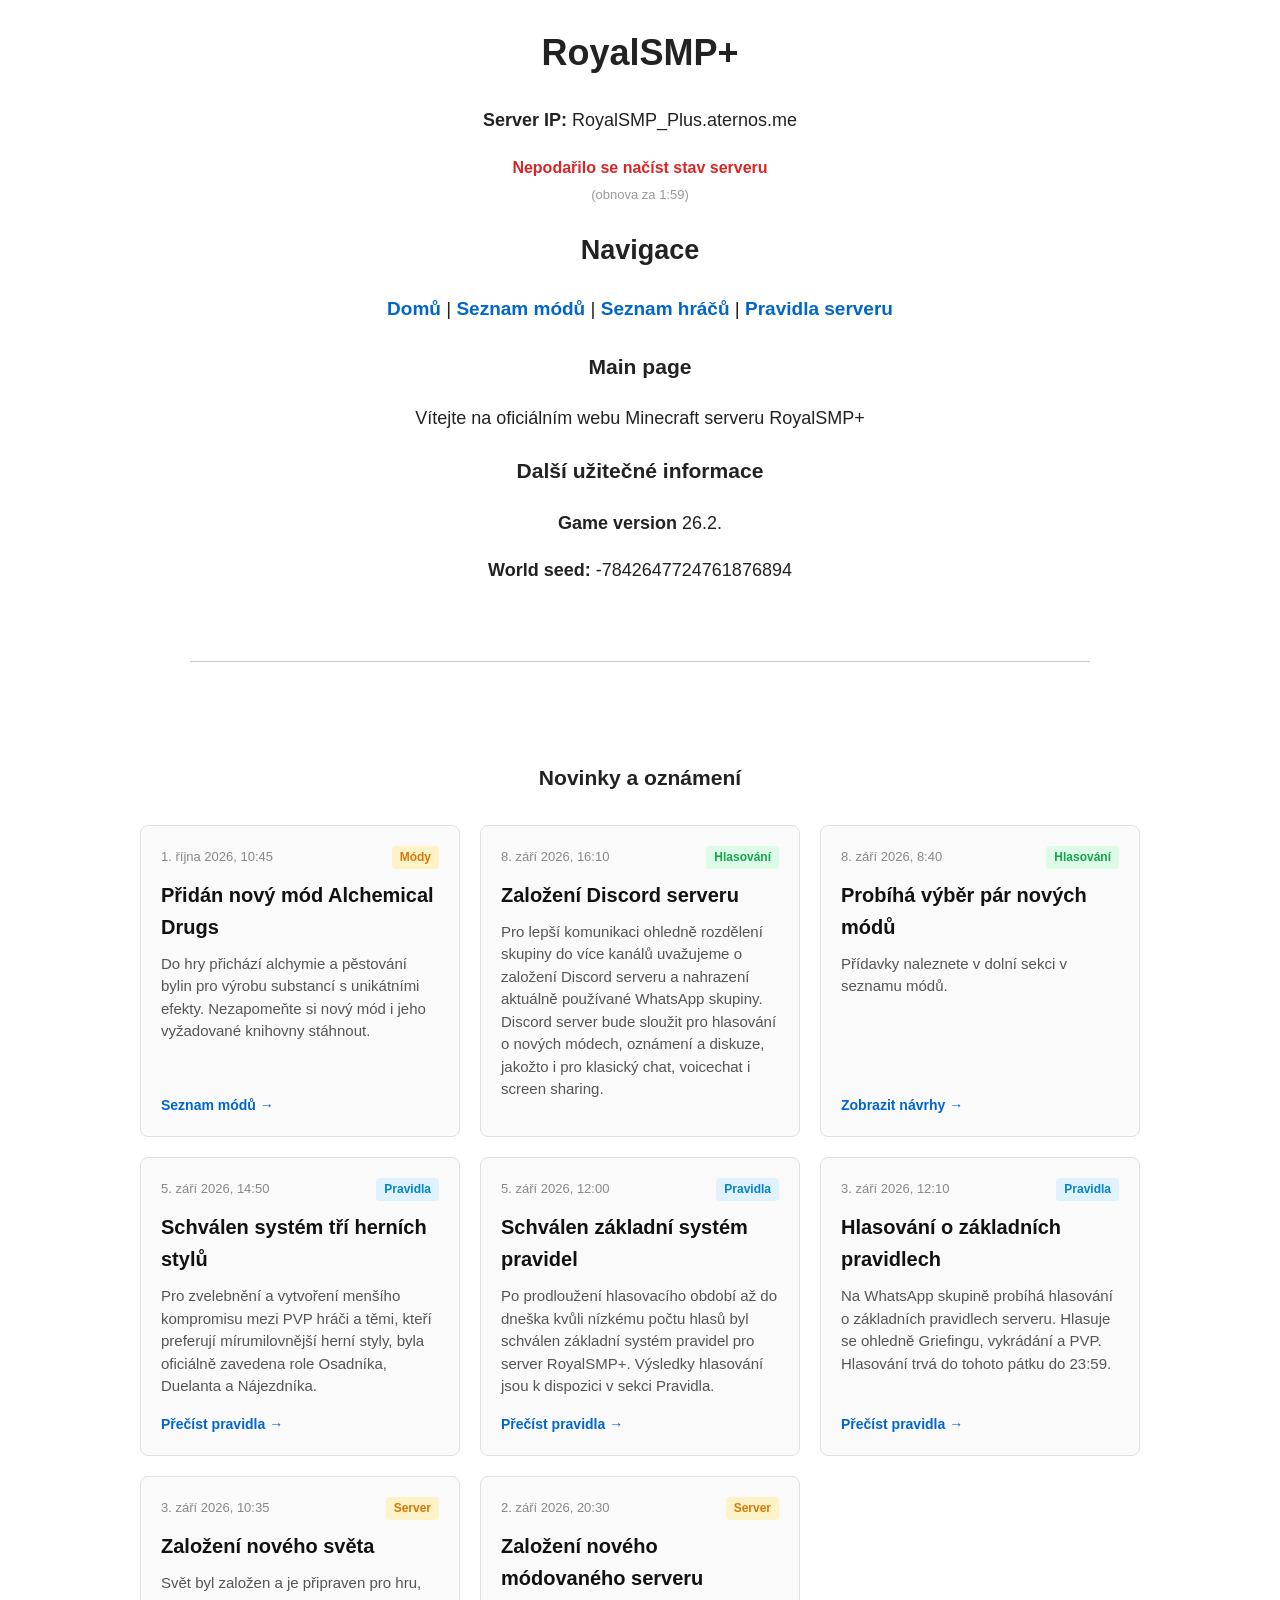
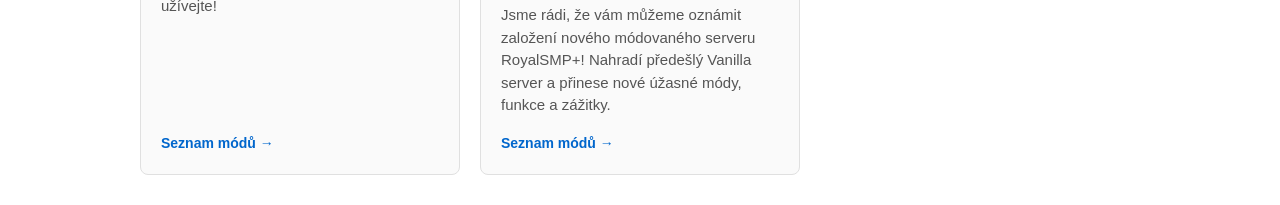
<file: index.html>
<!DOCTYPE html>
<html>
<head>
    <title>RoyalSMP+ - Modlist</title>
    <link rel="stylesheet" href="styles.css">
</head>
<body>

<h1 style="text-align: center;">RoyalSMP+</h1>
<p style="text-align: center;"><b>Server IP:</b> RoyalSMP_Plus.aternos.me</p>

<div style="text-align: center; margin-bottom: 20px;">
  <span id="server-notice" style="font-weight: bold; font-size: 16px; color: #777;">Zjišťuji stav serveru...</span>
  <span id="status-timer" style="display: block; font-size: 13px; color: #999; margin-top: 4px;">(obnova za 2:00)</span>
</div>

<h2 style="text-align: center;">Navigace</h2>
<div class="nav-bar">
    <a href="index.html">Domů</a> | <a href="modlist.html">Seznam módů</a> | <a href="playerlist.html">Seznam hráčů</a> | <a href="rulelist.html">Pravidla serveru</a>
</div>

<h3 style="text-align: center;">Main page</h3>
<p style="text-align: center;">Vítejte na oficiálním webu Minecraft serveru RoyalSMP+</p>

<h3 style="text-align: center;">Další užitečné informace</h3>

<p style="text-align: center;"><b>Game version</b> 26.2.</p>
<p style="text-align: center;"><b>World seed:</b> -7842647724761876894</p>

<br><hr style="max-width: 900px; margin: 30px auto; border: 0; border-top: 1px solid #ccc;"><br>

<h3 style="text-align: center; margin-top: 40px;">Novinky a oznámení</h3>

<div class="news-container">

    <!-- Zpráva 8 -->
    <article class="news-card">
        <div>
            <div class="news-meta">
                <span>1. října 2026, 10:45</span>
                <span class="news-tag tag-mods">Módy</span>
            </div>
            <h3>Přidán nový mód Alchemical Drugs</h3>
            <p>Do hry přichází alchymie a pěstování bylin pro výrobu substancí s unikátními efekty. Nezapomeňte si nový mód i jeho vyžadované knihovny stáhnout.</p>
        </div>
        <a href="modlist.html" class="news-link">Seznam módů &rarr;</a>
    </article>

    <!-- Zpráva 7 -->
    <article class="news-card">
        <div>
            <div class="news-meta">
                <span>8. září 2026, 16:10</span>
                <span class="news-tag tag-vote">Hlasování</span>
            </div>
            <h3>Založení Discord serveru</h3>
            <p>Pro lepší komunikaci ohledně rozdělení skupiny do více kanálů uvažujeme o založení Discord serveru a nahrazení aktuálně používané WhatsApp skupiny. Discord 
                server bude sloužit pro hlasování o nových módech, oznámení a diskuze, jakožto i pro klasický chat, voicechat i screen sharing.
            </p>
        </div>
        <!--<a href="modlist.html" class="news-link">Seznam módů &rarr;</a>-->
    </article>

    <!-- Zpráva 6 -->
    <article class="news-card">
        <div>
            <div class="news-meta">
                <span>8. září 2026, 8:40</span>
                <span class="news-tag tag-vote">Hlasování</span>
            </div>
            <h3>Probíhá výběr pár nových módů</h3>
            <p>Přídavky naleznete v dolní sekci v seznamu módů.</p>
        </div>
        <a href="modlist.html" class="news-link">Zobrazit návrhy &rarr;</a>
    </article>

    <!-- Zpráva 5 -->
    <article class="news-card">
        <div>
            <div class="news-meta">
                <span>5. září 2026, 14:50</span>
                <span class="news-tag tag-announcement">Pravidla</span>
            </div>
            <h3>Schválen systém tří herních stylů</h3>
            <p>Pro zvelebnění a vytvoření menšího kompromisu mezi PVP hráči a těmi, kteří preferují mírumilovnější herní styly, byla oficiálně zavedena role Osadníka, Duelanta a Nájezdníka.</p>
        </div>
        <a href="rulelist.html" class="news-link">Přečíst pravidla &rarr;</a>
    </article>

    <!-- Zpráva 4 -->
    <article class="news-card">
        <div>
            <div class="news-meta">
                <span>5. září 2026, 12:00</span>
                <span class="news-tag tag-announcement">Pravidla</span>
            </div>
            <h3>Schválen základní systém pravidel</h3>
            <p>Po prodloužení hlasovacího období až do dneška kvůli nízkému počtu hlasů byl schválen základní systém pravidel pro server RoyalSMP+. Výsledky hlasování jsou k dispozici v sekci Pravidla.</p>
        </div>
        <a href="rulelist.html" class="news-link">Přečíst pravidla &rarr;</a>
    </article>

    <!-- Zpráva 3 -->
    <article class="news-card">
        <div>
            <div class="news-meta">
                <span>3. září 2026, 12:10</span>
                <span class="news-tag tag-announcement">Pravidla</span>
            </div>
            <h3>Hlasování o základních pravidlech</h3>
            <p>Na WhatsApp skupině probíhá hlasování o základních pravidlech serveru. Hlasuje se ohledně Griefingu, vykrádání a PVP. Hlasování trvá do tohoto pátku do 23:59.</p>
        </div>
        <a href="rulelist.html" class="news-link">Přečíst pravidla &rarr;</a>
    </article>

    <!-- Zpráva 2 -->
    <article class="news-card">
        <div>
            <div class="news-meta">
                <span>3. září 2026, 10:35</span>
                <span class="news-tag tag-mods">Server</span>
            </div>
            <h3>Založení nového světa</h3>
            <p>Svět byl založen a je připraven pro hru, užívejte!</p>
        </div>
        <a href="modlist.html" class="news-link">Seznam módů &rarr;</a>
    </article>

    <!-- Zpráva 1 -->
    <article class="news-card">
        <div>
            <div class="news-meta">
                <span>2. září 2026, 20:30</span>
                <span class="news-tag tag-mods">Server</span>
            </div>
            <h3>Založení nového módovaného serveru</h3>
            <p>Jsme rádi, že vám můžeme oznámit založení nového módovaného serveru RoyalSMP+! Nahradí předešlý Vanilla
                server a přinese nové úžasné módy, funkce a zážitky.</p>
        </div>
        <a href="modlist.html" class="news-link">Seznam módů &rarr;</a>
    </article>

</div>

<script src="server-status.js"></script>
</body>
</html>
</file>
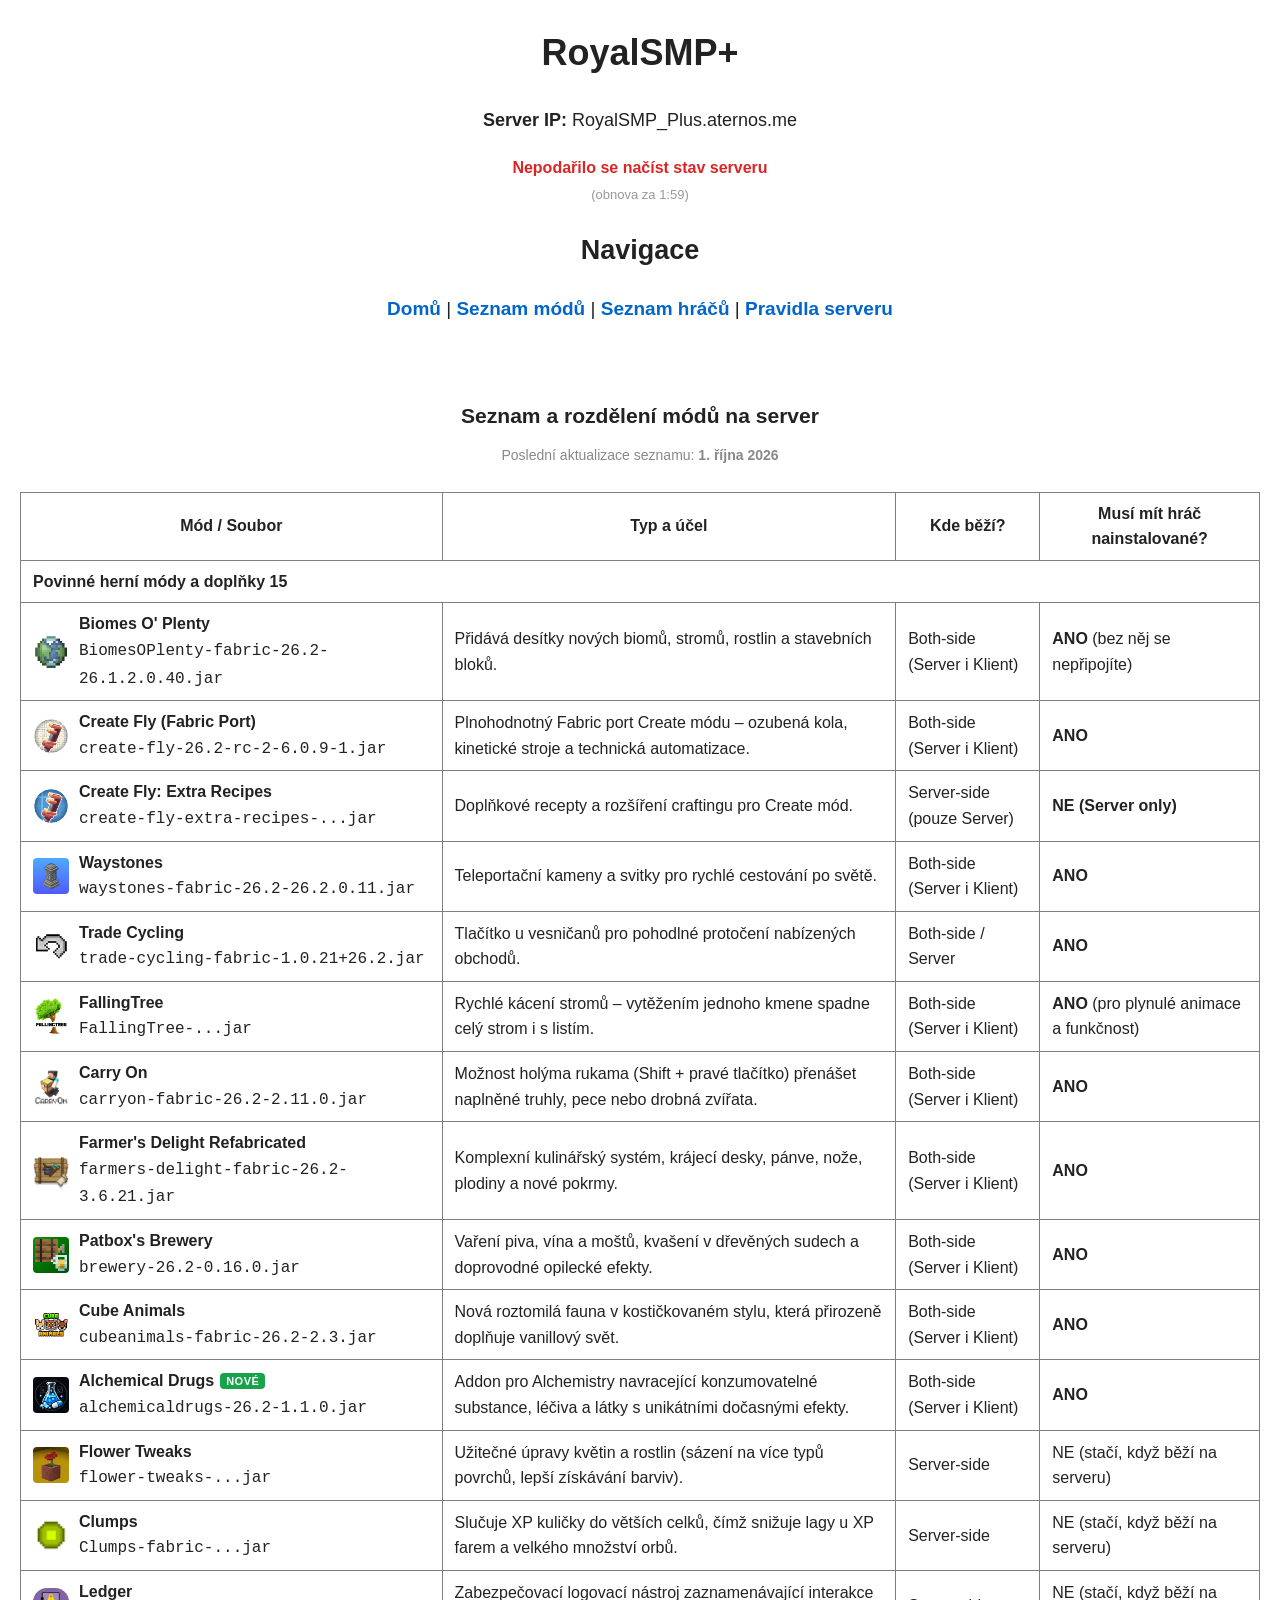
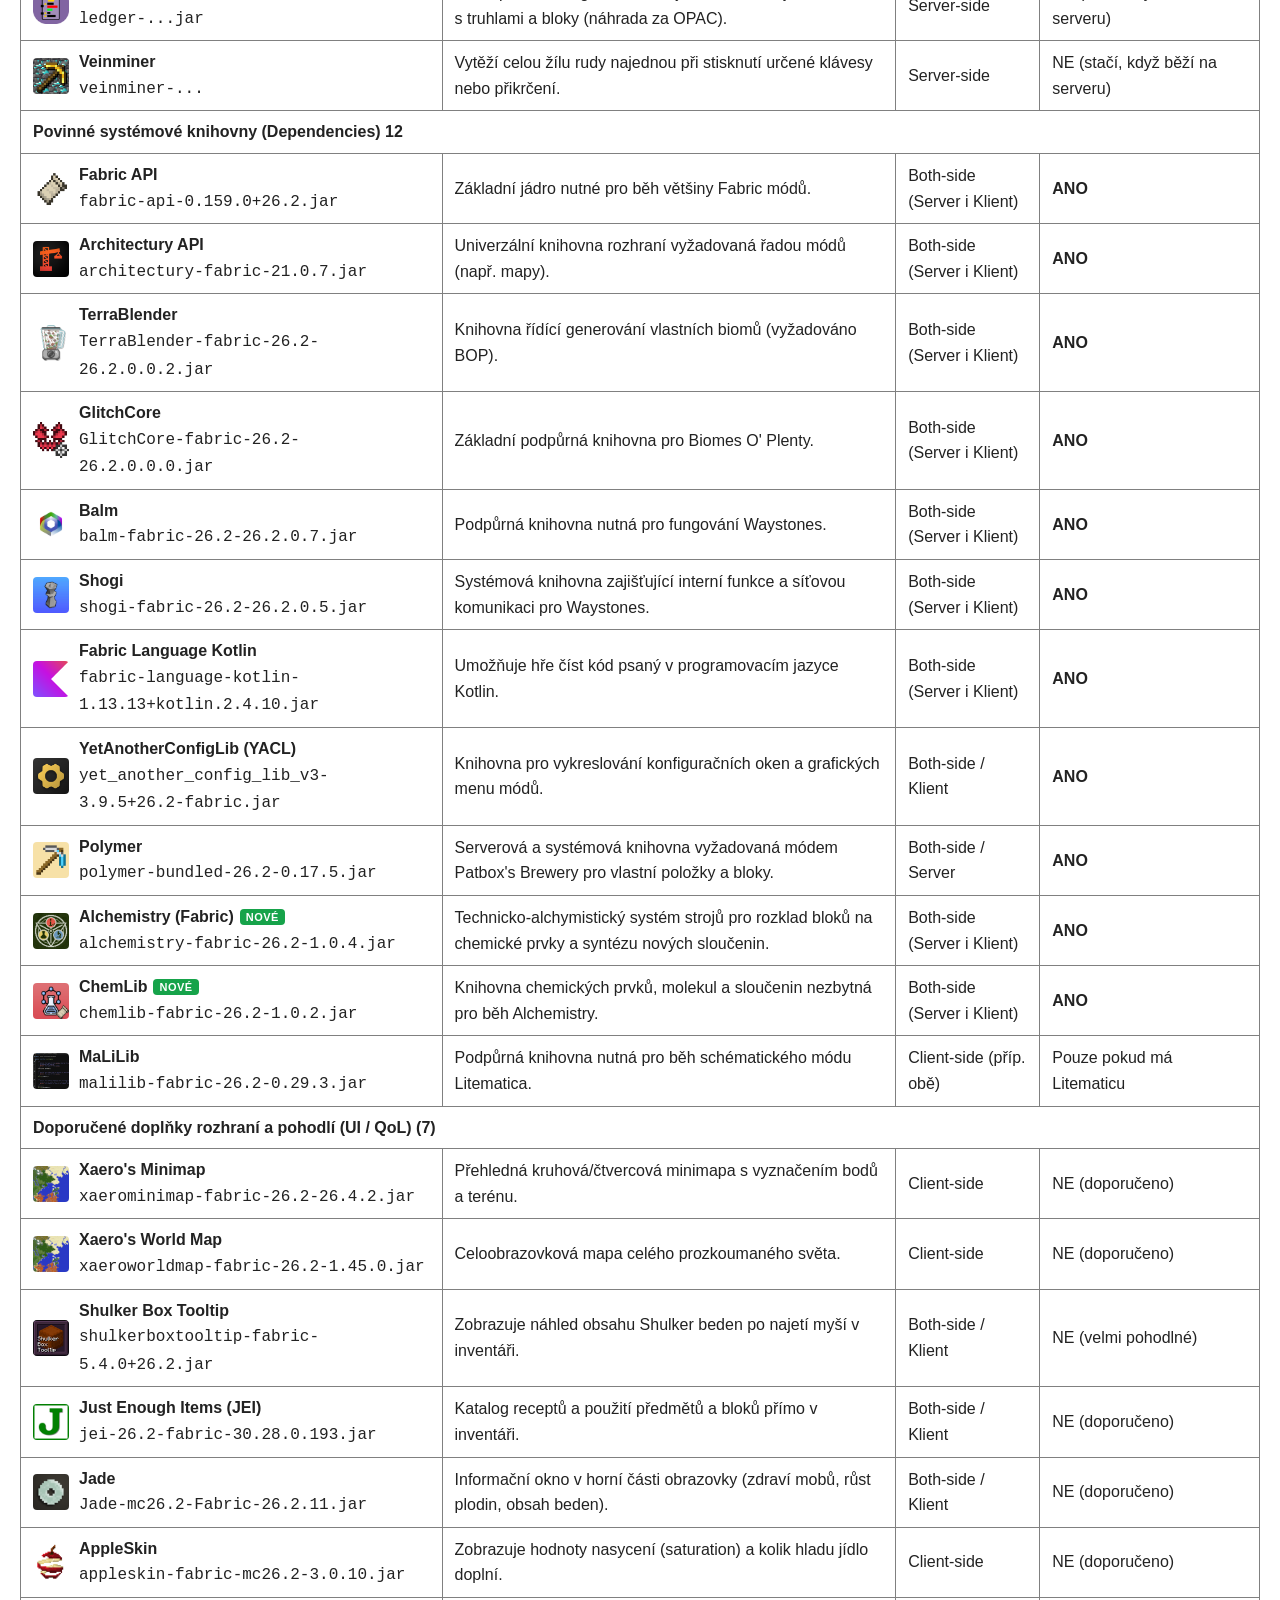
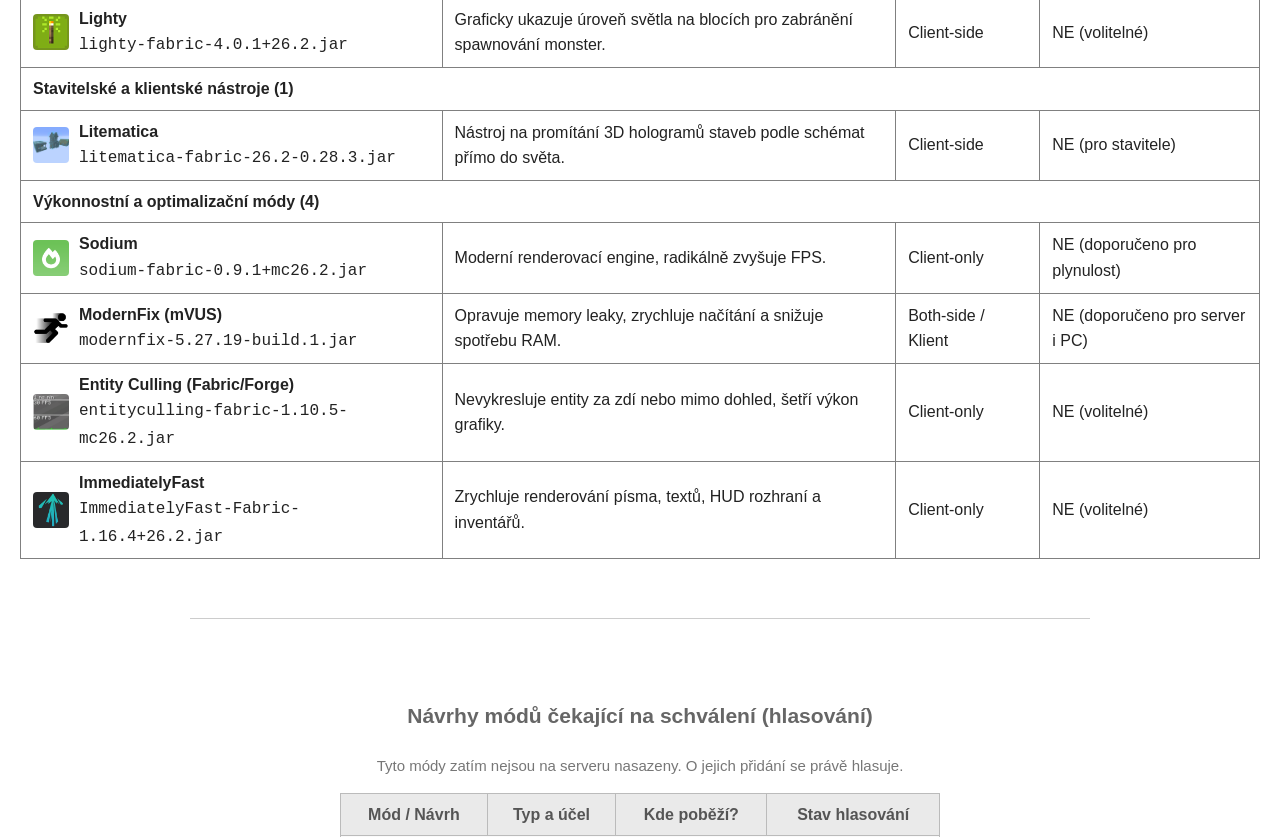
<file: modlist.html>
<!DOCTYPE html>
<html lang="cs">
<head>
  <meta charset="UTF-8">
  <title>RoyalSMP+ - Seznam módů</title>
  <link rel="stylesheet" href="styles.css">
</head>
<body>

<h1 style="text-align: center;">RoyalSMP+</h1>
<p style="text-align: center;"><b>Server IP:</b> RoyalSMP_Plus.aternos.me</p>

<div style="text-align: center; margin-bottom: 20px;">
  <span id="server-notice" style="font-weight: bold; font-size: 16px; color: #777;">Zjišťuji stav serveru...</span>
  <span id="status-timer" style="display: block; font-size: 13px; color: #999; margin-top: 4px;">(obnova za 2:00)</span>
</div>

<h2 style="text-align: center;">Navigace</h2>
<div class="nav-bar">
    <a href="index.html">Domů</a> | <a href="modlist.html">Seznam módů</a> | <a href="playerlist.html">Seznam hráčů</a> | <a href="rulelist.html">Pravidla serveru</a>
</div>

<br>

<h3 style="text-align: center;">Seznam a rozdělení módů na server</h3>

<p style="text-align: center; font-size: 14px; color: #888888; margin-top: -10px; margin-bottom: 25px;">
  Poslední aktualizace seznamu: <strong>1. října 2026</strong>
</p>

  <table border="1" style="margin: 0px auto;">
    <thead>
      <tr>
        <th>Mód / Soubor</th>
        <th>Typ a účel</th>
        <th>Kde běží?</th>
        <th>Musí mít hráč nainstalované?</th>
      </tr>
    </thead>
    <tbody>
      <!-- POVINNÉ HERNÍ MÓDY -->
      <tr>
        <th colspan="4" align="left">Povinné herní módy a doplňky 15</th>
      </tr>
      <tr>
        <td>
          <div class="mod-cell">
            <img class="mod-icon" src="img/mod_icons/biomesoplenty.png" alt="BOP">
            <div><strong>Biomes O' Plenty</strong><br><code>BiomesOPlenty-fabric-26.2-26.1.2.0.40.jar</code></div>
          </div>
        </td>
        <td>Přidává desítky nových biomů, stromů, rostlin a stavebních bloků.</td>
        <td>Both-side (Server i Klient)</td>
        <td><strong>ANO</strong> (bez něj se nepřipojíte)</td>
      </tr>
      <tr>
        <td>
          <div class="mod-cell">
            <img class="mod-icon" src="img/mod_icons/createfly.png" alt="Create">
            <div><strong>Create Fly (Fabric Port)</strong><br><code>create-fly-26.2-rc-2-6.0.9-1.jar</code></div>
          </div>
        </td>
        <td>Plnohodnotný Fabric port Create módu – ozubená kola, kinetické stroje a technická automatizace.</td>
        <td>Both-side (Server i Klient)</td>
        <td><strong>ANO</strong></td>
      </tr>
      <tr>
        <td>
          <div class="mod-cell">
            <img class="mod-icon" src="img/mod_icons/cf_extra_recipes.png" alt="Create Fly Extra Recipes">
            <div><strong>Create Fly: Extra Recipes</strong><br><code>create-fly-extra-recipes-...jar</code></div>
          </div>
        </td>
        <td>Doplňkové recepty a rozšíření craftingu pro Create mód.</td>
        <td>Server-side (pouze Server)</td>
        <td><strong>NE (Server only)</strong></td>
      </tr>
      <tr>
        <td>
          <div class="mod-cell">
            <img class="mod-icon" src="img/mod_icons/waystones.png" alt="Waystones">
            <div>
              <strong>Waystones</strong><br><code>waystones-fabric-26.2-26.2.0.11.jar</code>
            </div>
          </div>
        </td>
        <td>Teleportační kameny a svitky pro rychlé cestování po světě.</td>
        <td>Both-side (Server i Klient)</td>
        <td><strong>ANO</strong></td>
      </tr>
      <tr>
        <td>
          <div class="mod-cell">
            <img class="mod-icon" src="img/mod_icons/tradecycling.png" alt="Trade Cycling">
            <div><strong>Trade Cycling</strong><br><code>trade-cycling-fabric-1.0.21+26.2.jar</code></div>
          </div>
        </td>
        <td>Tlačítko u vesničanů pro pohodlné protočení nabízených obchodů.</td>
        <td>Both-side / Server</td>
        <td><strong>ANO</strong></td>
      </tr>
      <tr>
        <td>
          <div class="mod-cell">
            <img class="mod-icon" src="img/mod_icons/fallingtree.png" alt="FallingTree">
            <div><strong>FallingTree</strong><br><code>FallingTree-...jar</code></div>
          </div>
        </td>
        <td>Rychlé kácení stromů – vytěžením jednoho kmene spadne celý strom i s listím.</td>
        <td>Both-side (Server i Klient)</td>
        <td><strong>ANO</strong> (pro plynulé animace a funkčnost)</td>
      </tr>
      <tr>
        <td>
          <div class="mod-cell">
            <img class="mod-icon" src="img/mod_icons/carryon.png" alt="Carry On">
            <div><strong>Carry On</strong><br><code>carryon-fabric-26.2-2.11.0.jar</code></div>
          </div>
        </td>
        <td>Možnost holýma rukama (Shift + pravé tlačítko) přenášet naplněné truhly, pece nebo drobná zvířata.</td>
        <td>Both-side (Server i Klient)</td>
        <td><strong>ANO</strong></td>
      </tr>
      <tr>
        <td>
          <div class="mod-cell">
            <img class="mod-icon" src="img/mod_icons/farmersdelight.png" alt="Farmer's Delight">
            <div><strong>Farmer's Delight Refabricated</strong><br><code>farmers-delight-fabric-26.2-3.6.21.jar</code></div>
          </div>
        </td>
        <td>Komplexní kulinářský systém, krájecí desky, pánve, nože, plodiny a nové pokrmy.</td>
        <td>Both-side (Server i Klient)</td>
        <td><strong>ANO</strong></td>
      </tr>
      <tr>
        <td>
          <div class="mod-cell">
            <img class="mod-icon" src="img/mod_icons/patboxsbrewery.png" alt="Brewery">
            <div><strong>Patbox's Brewery</strong><br><code>brewery-26.2-0.16.0.jar</code></div>
          </div>
        </td>
        <td>Vaření piva, vína a moštů, kvašení v dřevěných sudech a doprovodné opilecké efekty.</td>
        <td>Both-side (Server i Klient)</td>
        <td><strong>ANO</strong></td>
      </tr>
      <tr>
        <td>
          <div class="mod-cell">
            <img class="mod-icon" src="img/mod_icons/cubeanimals.png" alt="Cube Animals">
            <div><strong>Cube Animals</strong><br><code>cubeanimals-fabric-26.2-2.3.jar</code></div>
          </div>
        </td>
        <td>Nová roztomilá fauna v kostičkovaném stylu, která přirozeně doplňuje vanillový svět.</td>
        <td>Both-side (Server i Klient)</td>
        <td><strong>ANO</strong></td>
      </tr>
      <tr>
        <td>
          <div class="mod-cell">
            <img class="mod-icon" src="img/mod_icons/alchemicaldrugs.png" alt="Alchemical Drugs">
            <div><strong>Alchemical Drugs</strong><span class="badge-new">NOVÉ</span><br><code>alchemicaldrugs-26.2-1.1.0.jar</code></div>
          </div>
        </td>
        <td>Addon pro Alchemistry navracející konzumovatelné substance, léčiva a látky s unikátními dočasnými efekty.</td>
        <td>Both-side (Server i Klient)</td>
        <td><strong>ANO</strong></td>
      </tr>

      <!-- Server side -->
       <tr>
        <td>
          <div class="mod-cell">
            <img class="mod-icon" src="img/mod_icons/flowertweaks.jfif" alt="Flower Tweaks">
            <div><strong>Flower Tweaks</strong><br><code>flower-tweaks-...jar</code></div>
          </div>
        </td>
        <td>Užitečné úpravy květin a rostlin (sázení na více typů povrchů, lepší získávání barviv).</td>
        <td>Server-side</td>
        <td>NE (stačí, když běží na serveru)</td>
      </tr>
      <tr>
        <td>
          <div class="mod-cell">
            <img class="mod-icon" src="img/mod_icons/clumps.gif" alt="Clumps">
            <div><strong>Clumps</strong><br><code>Clumps-fabric-...jar</code></div>
          </div>
        </td>
        <td>Slučuje XP kuličky do větších celků, čímž snižuje lagy u XP farem a velkého množství orbů.</td>
        <td>Server-side</td>
        <td>NE (stačí, když běží na serveru)</td>
      </tr>
      <tr>
        <td>
          <div class="mod-cell">
            <img class="mod-icon" src="img/mod_icons/ledger.png" alt="Ledger">
            <div><strong>Ledger</strong><br><code>ledger-...jar</code></div>
          </div>
        </td>
        <td>Zabezpečovací logovací nástroj zaznamenávající interakce s truhlami a bloky (náhrada za OPAC).</td>
        <td>Server-side</td>
        <td>NE (stačí, když běží na serveru)</td>
      </tr>
      <tr>
        <td>
          <div class="mod-cell">
            <img class="mod-icon" src="img/mod_icons/veinminer.png" alt="Veinminer">
            <div><strong>Veinminer</strong><br><code>veinminer-...</code></div>
          </div>
        </td>
        <td>Vytěží celou žílu rudy najednou při stisknutí určené klávesy nebo přikrčení.</td>
        <td>Server-side</td>
        <td>NE (stačí, když běží na serveru)</td>
      </tr>

      <!-- POVINNÉ SYSTÉMOVÉ KNIHOVNY -->
      <tr>
        <th colspan="4" align="left">Povinné systémové knihovny (Dependencies) 12</th>
      </tr>
      <tr>
        <td>
          <div class="mod-cell">
            <img class="mod-icon" src="img/mod_icons/fabricapi.png" alt="Fabric API">
            <div><strong>Fabric API</strong><br><code>fabric-api-0.159.0+26.2.jar</code></div>
          </div>
        </td>
        <td>Základní jádro nutné pro běh většiny Fabric módů.</td>
        <td>Both-side (Server i Klient)</td>
        <td><strong>ANO</strong></td>
      </tr>
      <tr>
        <td>
          <div class="mod-cell">
            <img class="mod-icon" src="img/mod_icons/architecturyapi.png" alt="Architectury">
            <div><strong>Architectury API</strong><br><code>architectury-fabric-21.0.7.jar</code></div>
          </div>
        </td>
        <td>Univerzální knihovna rozhraní vyžadovaná řadou módů (např. mapy).</td>
        <td>Both-side (Server i Klient)</td>
        <td><strong>ANO</strong></td>
      </tr>
      <tr>
        <td>
          <div class="mod-cell">
            <img class="mod-icon" src="img/mod_icons/terrablender.png" alt="TerraBlender">
            <div><strong>TerraBlender</strong><br><code>TerraBlender-fabric-26.2-26.2.0.0.2.jar</code></div>
          </div>
        </td>
        <td>Knihovna řídící generování vlastních biomů (vyžadováno BOP).</td>
        <td>Both-side (Server i Klient)</td>
        <td><strong>ANO</strong></td>
      </tr>
      <tr>
        <td>
          <div class="mod-cell">
            <img class="mod-icon" src="img/mod_icons/glitchcore.png" alt="GlitchCore">
            <div><strong>GlitchCore</strong><br><code>GlitchCore-fabric-26.2-26.2.0.0.0.jar</code></div>
          </div>
        </td>
        <td>Základní podpůrná knihovna pro Biomes O' Plenty.</td>
        <td>Both-side (Server i Klient)</td>
        <td><strong>ANO</strong></td>
      </tr>
      <tr>
        <td>
          <div class="mod-cell">
            <img class="mod-icon" src="img/mod_icons/balm.png" alt="Balm">
            <div><strong>Balm</strong><br><code>balm-fabric-26.2-26.2.0.7.jar</code></div>
          </div>
        </td>
        <td>Podpůrná knihovna nutná pro fungování Waystones.</td>
        <td>Both-side (Server i Klient)</td>
        <td><strong>ANO</strong></td>
      </tr>
      <tr>
        <td>
          <div class="mod-cell">
            <img class="mod-icon" src="img/mod_icons/shogi.jfif" alt="Shogi">
            <div><strong>Shogi</strong><br><code>shogi-fabric-26.2-26.2.0.5.jar</code></div>
          </div>
        </td>
        <td>Systémová knihovna zajišťující interní funkce a síťovou komunikaci pro Waystones.</td>
        <td>Both-side (Server i Klient)</td>
        <td><strong>ANO</strong></td>
      </tr>
      <tr>
        <td>
          <div class="mod-cell">
            <img class="mod-icon" src="img/mod_icons/fabriclanguagekotlin.png" alt="Kotlin">
            <div><strong>Fabric Language Kotlin</strong><br><code>fabric-language-kotlin-1.13.13+kotlin.2.4.10.jar</code></div>
          </div>
        </td>
        <td>Umožňuje hře číst kód psaný v programovacím jazyce Kotlin.</td>
        <td>Both-side (Server i Klient)</td>
        <td><strong>ANO</strong></td>
      </tr>
      <tr>
        <td>
          <div class="mod-cell">
            <img class="mod-icon" src="img/mod_icons/YACL.png" alt="YACL">
            <div><strong>YetAnotherConfigLib (YACL)</strong><br><code>yet_another_config_lib_v3-3.9.5+26.2-fabric.jar</code></div>
          </div>
        </td>
        <td>Knihovna pro vykreslování konfiguračních oken a grafických menu módů.</td>
        <td>Both-side / Klient</td>
        <td><strong>ANO</strong></td>
      </tr>
      <tr>
        <td>
          <div class="mod-cell">
            <img class="mod-icon" src="img/mod_icons/polymer.png" alt="Polymer">
            <div><strong>Polymer</strong><br><code>polymer-bundled-26.2-0.17.5.jar</code></div>
          </div>
        </td>
        <td>Serverová a systémová knihovna vyžadovaná módem Patbox's Brewery pro vlastní položky a bloky.</td>
        <td>Both-side / Server</td>
        <td><strong>ANO</strong></td>
      </tr>
      <tr>
        <td>
          <div class="mod-cell">
            <img class="mod-icon" src="img/mod_icons/alchemistry.png" alt="Alchemistry">
            <div><strong>Alchemistry (Fabric)</strong><span class="badge-new">NOVÉ</span><br><code>alchemistry-fabric-26.2-1.0.4.jar</code></div>
          </div>
        </td>
        <td>Technicko-alchymistický systém strojů pro rozklad bloků na chemické prvky a syntézu nových sloučenin.</td>
        <td>Both-side (Server i Klient)</td>
        <td><strong>ANO</strong></td>
      </tr>
      <tr>
        <td>
          <div class="mod-cell">
            <img class="mod-icon" src="img/mod_icons/chemlib.png" alt="ChemLib">
            <div><strong>ChemLib</strong><span class="badge-new">NOVÉ</span><br><code>chemlib-fabric-26.2-1.0.2.jar</code></div>
          </div>
        </td>
        <td>Knihovna chemických prvků, molekul a sloučenin nezbytná pro běh Alchemistry.</td>
        <td>Both-side (Server i Klient)</td>
        <td><strong>ANO</strong></td>
      </tr>
      <tr>
        <td>
          <div class="mod-cell">
            <img class="mod-icon" src="img/mod_icons/malilib.png" alt="MaLiLib">
            <div><strong>MaLiLib</strong><br><code>malilib-fabric-26.2-0.29.3.jar</code></div>
          </div>
        </td>
        <td>Podpůrná knihovna nutná pro běh schématického módu Litematica.</td>
        <td>Client-side (příp. obě)</td>
        <td>Pouze pokud má Litematicu</td>
      </tr>

      <!-- DOPORUČENÉ DOPLŇKY ROZHRANÍ -->
      <tr>
        <th colspan="4" align="left">Doporučené doplňky rozhraní a pohodlí (UI / QoL) (7)</th>
      </tr>
      <tr>
        <td>
          <div class="mod-cell">
            <img class="mod-icon" src="img/mod_icons/xaeros_minimap.png" alt="Xaero Minimap">
            <div><strong>Xaero's Minimap</strong><br><code>xaerominimap-fabric-26.2-26.4.2.jar</code></div>
          </div>
        </td>
        <td>Přehledná kruhová/čtvercová minimapa s vyznačením bodů a terénu.</td>
        <td>Client-side</td>
        <td>NE (doporučeno)</td>
      </tr>
      <tr>
        <td>
          <div class="mod-cell">
            <img class="mod-icon" src="img/mod_icons/xaeros_worldmap.png" alt="Xaero World Map">
            <div><strong>Xaero's World Map</strong><br><code>xaeroworldmap-fabric-26.2-1.45.0.jar</code></div>
          </div>
        </td>
        <td>Celoobrazovková mapa celého prozkoumaného světa.</td>
        <td>Client-side</td>
        <td>NE (doporučeno)</td>
      </tr>
      <tr>
        <td>
          <div class="mod-cell">
            <img class="mod-icon" src="img/mod_icons/shulkerboxtooltip.png" alt="Shulker Box Tooltip">
            <div><strong>Shulker Box Tooltip</strong><br><code>shulkerboxtooltip-fabric-5.4.0+26.2.jar</code></div>
          </div>
        </td>
        <td>Zobrazuje náhled obsahu Shulker beden po najetí myší v inventáři.</td>
        <td>Both-side / Klient</td>
        <td>NE (velmi pohodlné)</td>
      </tr>
      <tr>
        <td>
          <div class="mod-cell">
            <img class="mod-icon" src="img/mod_icons/JEI.webp" alt="JEI">
            <div><strong>Just Enough Items (JEI)</strong><br><code>jei-26.2-fabric-30.28.0.193.jar</code></div>
          </div>
        </td>
        <td>Katalog receptů a použití předmětů a bloků přímo v inventáři.</td>
        <td>Both-side / Klient</td>
        <td>NE (doporučeno)</td>
      </tr>
      <tr>
        <td>
          <div class="mod-cell">
            <img class="mod-icon" src="img/mod_icons/jade.png" alt="Jade">
            <div><strong>Jade</strong><br><code>Jade-mc26.2-Fabric-26.2.11.jar</code></div>
          </div>
        </td>
        <td>Informační okno v horní části obrazovky (zdraví mobů, růst plodin, obsah beden).</td>
        <td>Both-side / Klient</td>
        <td>NE (doporučeno)</td>
      </tr>
      <tr>
        <td>
          <div class="mod-cell">
            <img class="mod-icon" src="img/mod_icons/appleskin.png" alt="AppleSkin">
            <div><strong>AppleSkin</strong><br><code>appleskin-fabric-mc26.2-3.0.10.jar</code></div>
          </div>
        </td>
        <td>Zobrazuje hodnoty nasycení (saturation) a kolik hladu jídlo doplní.</td>
        <td>Client-side</td>
        <td>NE (doporučeno)</td>
      </tr>
      <tr>
        <td>
          <div class="mod-cell">
            <img class="mod-icon" src="img/mod_icons/lighty.png" alt="Lighty">
            <div><strong>Lighty</strong><br><code>lighty-fabric-4.0.1+26.2.jar</code></div>
          </div>
        </td>
        <td>Graficky ukazuje úroveň světla na blocích pro zabránění spawnování monster.</td>
        <td>Client-side</td>
        <td>NE (volitelné)</td>
      </tr>

      <!-- STAVITELSKÉ NÁSTROJE -->
      <tr>
        <th colspan="4" align="left">Stavitelské a klientské nástroje (1)</th>
      </tr>
      <tr>
        <td>
          <div class="mod-cell">
            <img class="mod-icon" src="img/mod_icons/litematica.jpeg" alt="Litematica">
            <div><strong>Litematica</strong><br><code>litematica-fabric-26.2-0.28.3.jar</code></div>
          </div>
        </td>
        <td>Nástroj na promítání 3D hologramů staveb podle schémat přímo do světa.</td>
        <td>Client-side</td>
        <td>NE (pro stavitele)</td>
      </tr>

      <!-- VÝKON A OPTIMALIZACE -->
      <tr>
        <th colspan="4" align="left">Výkonnostní a optimalizační módy (4)</th>
      </tr>
      <tr>
        <td>
          <div class="mod-cell">
            <img class="mod-icon" src="img/mod_icons/sodium.png" alt="Sodium">
            <div><strong>Sodium</strong><br><code>sodium-fabric-0.9.1+mc26.2.jar</code></div>
          </div>
        </td>
        <td>Moderní renderovací engine, radikálně zvyšuje FPS.</td>
        <td>Client-only</td>
        <td>NE (doporučeno pro plynulost)</td>
      </tr>
      <tr>
        <td>
          <div class="mod-cell">
            <img class="mod-icon" src="img/mod_icons/modernfix.png" alt="ModernFix">
            <div><strong>ModernFix (mVUS)</strong><br><code>modernfix-5.27.19-build.1.jar</code></div>
          </div>
        </td>
        <td>Opravuje memory leaky, zrychluje načítání a snižuje spotřebu RAM.</td>
        <td>Both-side / Klient</td>
        <td>NE (doporučeno pro server i PC)</td>
      </tr>
      <tr>
        <td>
          <div class="mod-cell">
            <img class="mod-icon" src="img/mod_icons/entityculling.png" alt="Entity Culling">
            <div><strong>Entity Culling (Fabric/Forge)</strong><br><code>entityculling-fabric-1.10.5-mc26.2.jar</code></div>
          </div>
        </td>
        <td>Nevykresluje entity za zdí nebo mimo dohled, šetří výkon grafiky.</td>
        <td>Client-only</td>
        <td>NE (volitelné)</td>
      </tr>
      <tr>
        <td>
          <div class="mod-cell">
            <img class="mod-icon" src="img/mod_icons/immediatelyfast.png" alt="ImmediatelyFast">
            <div><strong>ImmediatelyFast</strong><br><code>ImmediatelyFast-Fabric-1.16.4+26.2.jar</code></div>
          </div>
        </td>
        <td>Zrychluje renderování písma, textů, HUD rozhraní a inventářů.</td>
        <td>Client-only</td>
        <td>NE (volitelné)</td>
      </tr>
    </tbody>
  </table>

<!-- Návrhy módů čekající na schválení -->

<br><hr style="max-width: 900px; margin: 30px auto; border: 0; border-top: 1px solid #ccc;"><br>

<h3 style="text-align: center; color: #666666;">Návrhy módů čekající na schválení (hlasování)</h3>
<p style="text-align: center; font-size: 15px; color: #777777;">Tyto módy zatím nejsou na serveru nasazeny. O jejich přidání se právě hlasuje.</p>

<table border="1" class="pending-table" style="margin: 0px auto; min-width: 600px;">
  <thead>
    <tr>
      <th>Mód / Návrh</th>
      <th>Typ a účel</th>
      <th>Kde poběží?</th>
      <th>Stav hlasování</th>
    </tr>
  </thead>
  <tbody>
    <tr>
      <td colspan="4" style="text-align: center; padding: 25px; color: #888; font-style: italic;">
        Aktuálně neprobíhá žádné hlasování o nových módech.
      </td>
    </tr>
  </tbody>
</table>

<script src="server-status.js"></script>
</body>
</html>
</file>
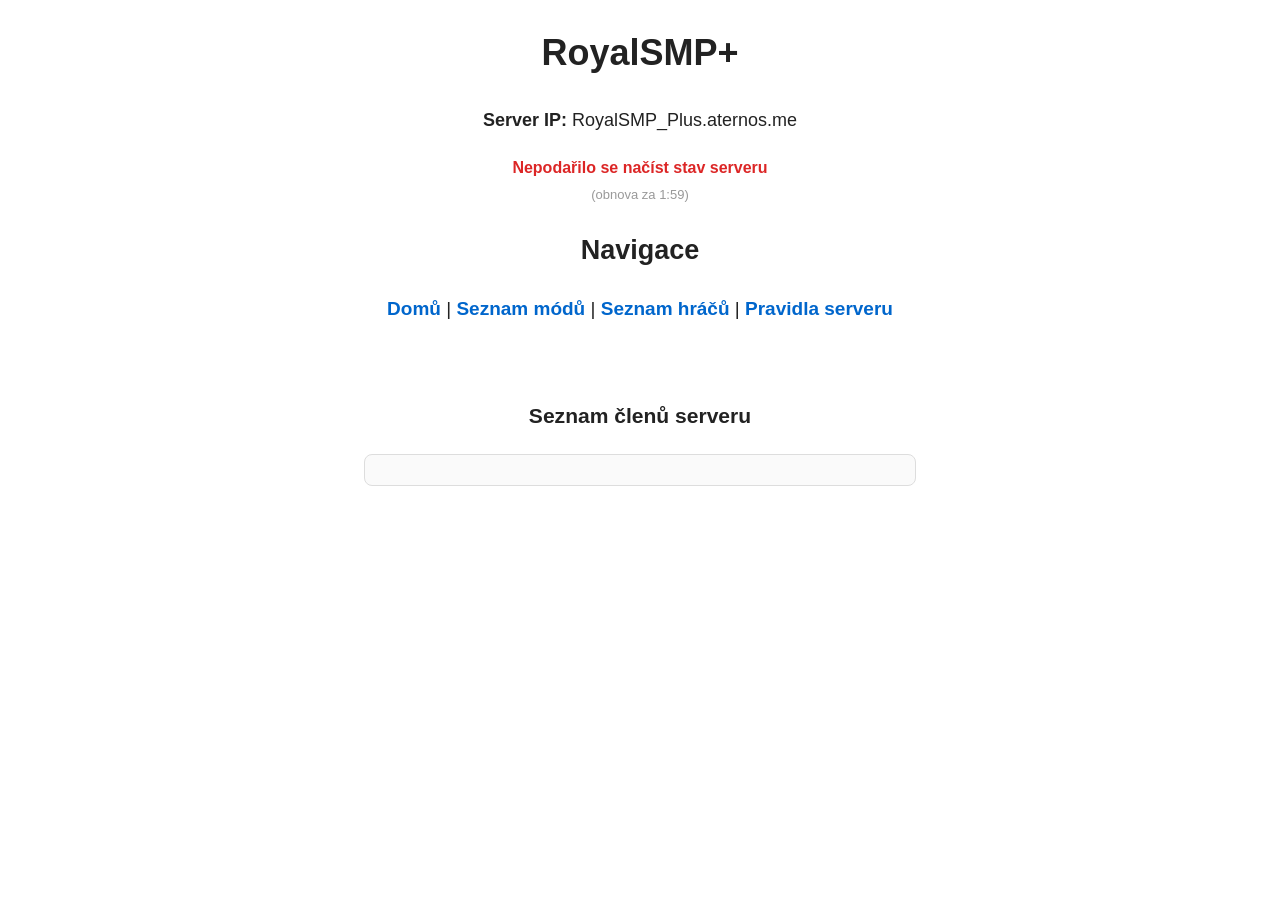
<file: playerlist.html>
<!DOCTYPE html>
<html lang="cs">
<head>
  <meta charset="UTF-8">
  <title>RoyalSMP+ - Hráči</title>
  <link rel="stylesheet" href="styles.css">
</head>
<body>

<h1 style="text-align: center;">RoyalSMP+</h1>
<p style="text-align: center;"><b>Server IP:</b> RoyalSMP_Plus.aternos.me</p>

<div style="text-align: center; margin-bottom: 20px;">
  <span id="server-notice" style="font-weight: bold; font-size: 16px; color: #777;">Zjišťuji stav serveru...</span>
  <span id="status-timer" style="display: block; font-size: 13px; color: #999; margin-top: 4px;">(obnova za 2:00)</span>
</div>

<h2 style="text-align: center;">Navigace</h2>
<div class="nav-bar">
    <a href="index.html">Domů</a> | <a href="modlist.html">Seznam módů</a> | <a href="playerlist.html">Seznam hráčů</a> | <a href="rulelist.html">Pravidla serveru</a>
</div>

<br>

<h3 style="text-align: center;">Seznam členů serveru</h3>

<div class="player-container" id="player-list">
  <!-- Hráči se vygenerují automaticky přes JavaScript -->
</div>

<script src="server-status.js"></script>
</body>
</html>
</file>
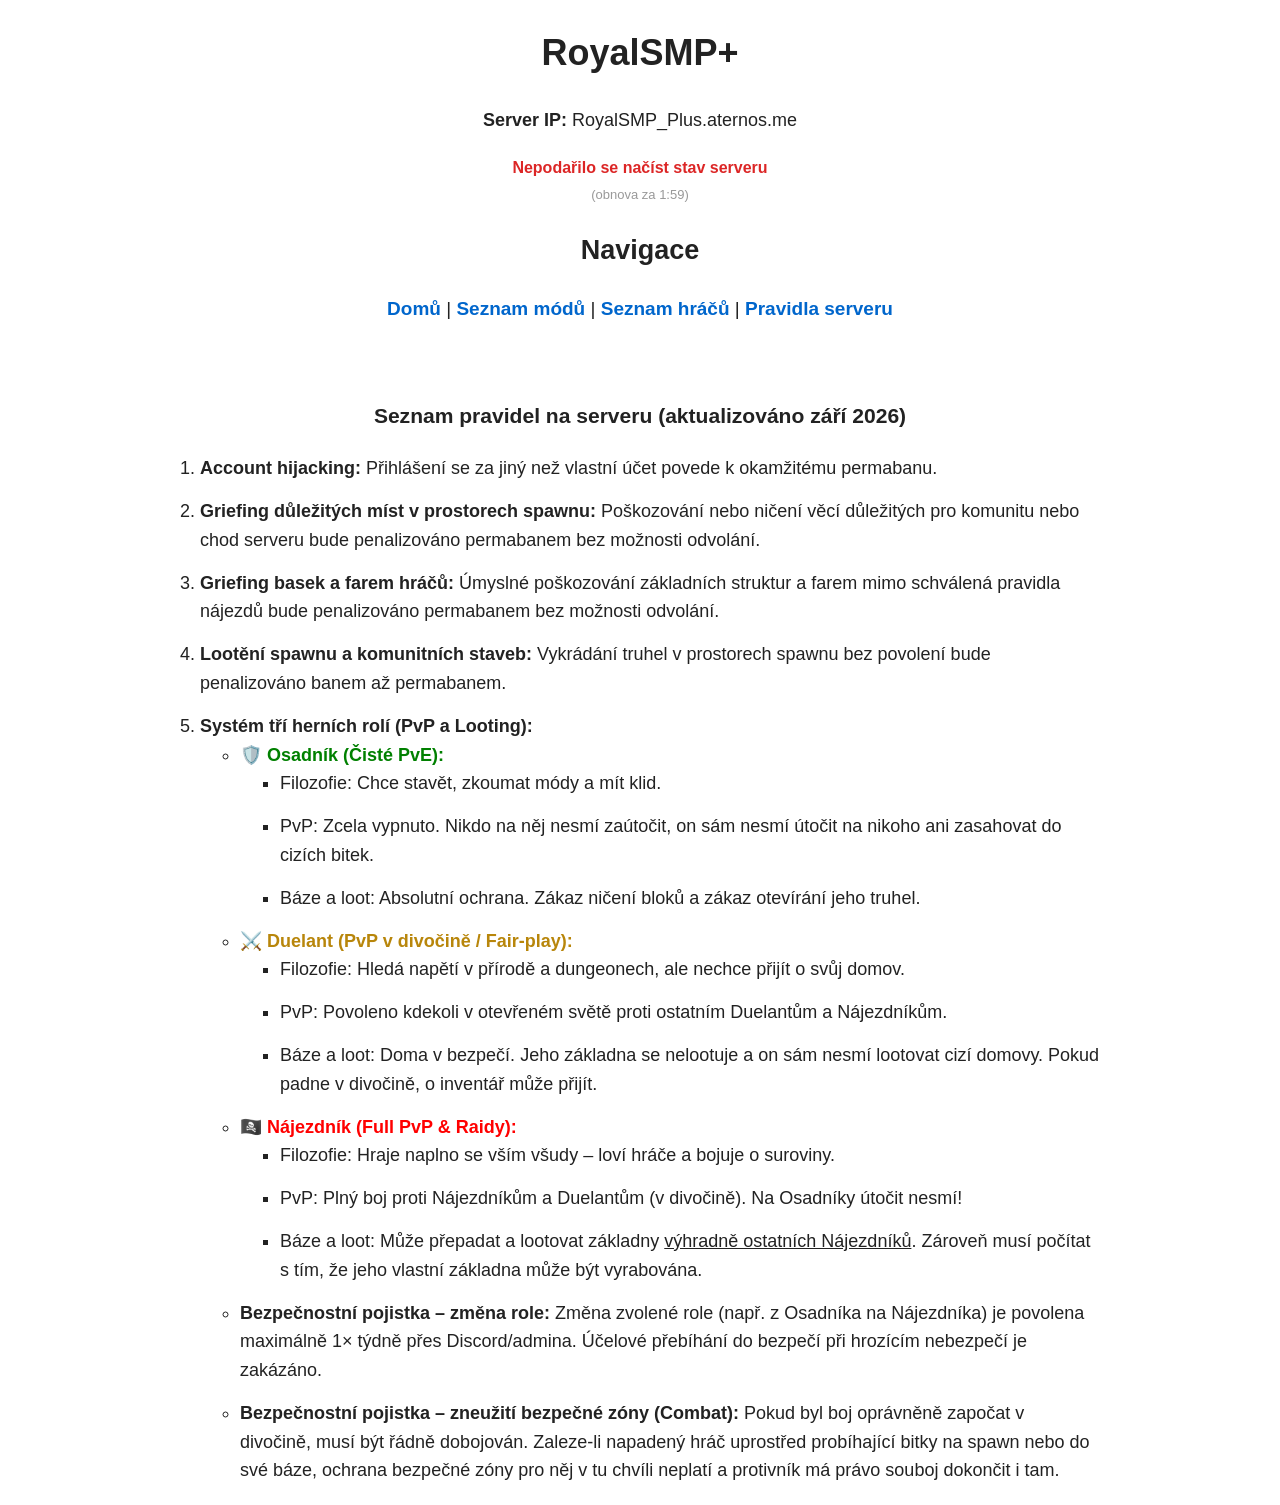
<file: rulelist.html>
<!DOCTYPE html>
<html lang="cs">
<head>
  <meta charset="UTF-8">
  <title>RoyalSMP+ - Pravidla</title>
  <link rel="stylesheet" href="styles.css">
</head>
<body>

<h1 style="text-align: center;">RoyalSMP+</h1>
<p style="text-align: center;"><b>Server IP:</b> RoyalSMP_Plus.aternos.me</p>

<div style="text-align: center; margin-bottom: 20px;">
  <span id="server-notice" style="font-weight: bold; font-size: 16px; color: #777;">Zjišťuji stav serveru...</span>
  <span id="status-timer" style="display: block; font-size: 13px; color: #999; margin-top: 4px;">(obnova za 2:00)</span>
</div>

<h2 style="text-align: center;">Navigace</h2>
<div class="nav-bar">
    <a href="index.html">Domů</a> | <a href="modlist.html">Seznam módů</a> | <a href="playerlist.html">Seznam hráčů</a> | <a href="rulelist.html">Pravidla serveru</a>
</div>

<br>

<h3 style="text-align: center;">Seznam pravidel na serveru (aktualizováno září 2026)</h3>

<ol class="rule-list">
    <li><b>Account hijacking:</b> Přihlášení se za jiný než vlastní účet povede k okamžitému permabanu.</li>
    <li><b>Griefing důležitých míst v prostorech spawnu:</b> Poškozování nebo ničení věcí důležitých pro komunitu nebo chod serveru bude penalizováno permabanem bez možnosti odvolání.</li>
    <li><b>Griefing basek a farem hráčů:</b> Úmyslné poškozování základních struktur a farem mimo schválená pravidla nájezdů bude penalizováno permabanem bez možnosti odvolání.</li>
    <li><b>Lootění spawnu a komunitních staveb:</b> Vykrádání truhel v prostorech spawnu bez povolení bude penalizováno banem až permabanem.</li>
    <li><b>Systém tří herních rolí (PvP a Looting):</b>
        <ul>
            <li><b style="color:green">🛡️ Osadník (Čisté PvE):</b>
                <ul>
                    <li>Filozofie: Chce stavět, zkoumat módy a mít klid.</li>
                    <li>PvP: Zcela vypnuto. Nikdo na něj nesmí zaútočit, on sám nesmí útočit na nikoho ani zasahovat do cizích bitek.</li>
                    <li>Báze a loot: Absolutní ochrana. Zákaz ničení bloků a zákaz otevírání jeho truhel.</li>
                </ul>
            </li>
            <li><b style="color:darkgoldenrod">⚔️ Duelant (PvP v divočině / Fair-play):</b>
                <ul>
                    <li>Filozofie: Hledá napětí v přírodě a dungeonech, ale nechce přijít o svůj domov.</li>
                    <li>PvP: Povoleno kdekoli v otevřeném světě proti ostatním Duelantům a Nájezdníkům.</li>
                    <li>Báze a loot: Doma v bezpečí. Jeho základna se nelootuje a on sám nesmí lootovat cizí domovy. Pokud padne v divočině, o inventář může přijít.</li>
                </ul>
            </li>
            <li><b style="color:red">🏴‍☠️ Nájezdník (Full PvP & Raidy):</b>
                <ul>
                    <li>Filozofie: Hraje naplno se vším všudy – loví hráče a bojuje o suroviny.</li>
                    <li>PvP: Plný boj proti Nájezdníkům a Duelantům (v divočině). Na Osadníky útočit nesmí!</li>
                    <li>Báze a loot: Může přepadat a lootovat základny <u>výhradně ostatních Nájezdníků</u>. Zároveň musí počítat s tím, že jeho vlastní základna může být vyrabována.</li>
                </ul>
            </li>
            <li><b>Bezpečnostní pojistka – změna role:</b> Změna zvolené role (např. z Osadníka na Nájezdníka) je povolena maximálně 1× týdně přes Discord/admina. Účelové přebíhání do bezpečí při hrozícím nebezpečí je zakázáno.</li>
    <li><b>Bezpečnostní pojistka – zneužití bezpečné zóny (Combat):</b> Pokud byl boj oprávněně započat v divočině, musí být řádně dobojován. Zaleze-li napadený hráč uprostřed probíhající bitky na spawn nebo do své báze, ochrana bezpečné zóny pro něj v tu chvíli neplatí a protivník má právo souboj dokončit i tam.</li>
        </ul>
    </li>
</ol>

<script src="server-status.js"></script>
</body>
</html>
</file>
<file: styles.css>
/* ZÁKLADNÍ VZHLED A JEDNOTNÁ VELIKOST PÍSMA */
body {
    font-family: Arial, Helvetica, sans-serif;
    font-size: 18px;            /* Zvětšené základní písmo pro celý web */
    line-height: 1.6;           /* Příjemnější rozestupy řádků */
    margin: 20px;
    background-color: #ffffff;
    color: #222222;
}

/* NAVIGACE */
.nav-bar {
    text-align: center;
    font-size: 19px;
    margin-bottom: 25px;
}

.nav-bar a {
    text-decoration: none;
    color: #0066cc;
    font-weight: bold;
}

.nav-bar a:hover {
    text-decoration: underline;
}

/* ====================== SEKCE NOVINEK NA HLAVNÍ STRÁNCE ====================== */
.news-container {
    max-width: 1000px;
    margin: 30px auto;
    display: grid;
    grid-template-columns: repeat(auto-fit, minmax(280px, 1fr));
    gap: 20px;
    padding: 0 10px;
}

.news-card {
    background-color: #fafafa;
    border: 1px solid #e0e0e0;
    border-radius: 8px;
    padding: 20px;
    display: flex;
    flex-direction: column;
    justify-content: space-between;
    transition: transform 0.2s ease, box-shadow 0.2s ease;
}

.news-card:hover {
    transform: translateY(-3px);
    box-shadow: 0 6px 16px rgba(0, 0, 0, 0.08);
}

.news-meta {
    display: flex;
    justify-content: space-between;
    align-items: center;
    font-size: 13px;
    color: #888;
    margin-bottom: 10px;
}

.news-tag {
    padding: 2px 8px;
    border-radius: 4px;
    font-weight: bold;
    font-size: 12px;
}

.tag-announcement { background-color: #e0f2fe; color: #0284c7; }
.tag-mods { background-color: #fef3c7; color: #d97706; }
.tag-vote { background-color: #dcfce7; color: #16a34a; }

.news-card h3 {
    margin: 0 0 10px 0;
    font-size: 20px;
    color: #111;
}

.news-card p {
    font-size: 15px;
    color: #555;
    line-height: 1.5;
    margin: 0 0 15px 0;
}

.news-link {
    align-self: flex-start;
    font-size: 14px;
    color: #0066cc;
    text-decoration: none;
    font-weight: bold;
}

.news-link:hover {
    text-decoration: underline;
}

/* ====================== PRAVIDLA ====================== */
.rule-list {
    max-width: 900px;
    margin: 0 auto;
    padding-left: 20px;
}

.rule-list li {
    font-size: 18px;
    margin-bottom: 14px;
}

/* ====================== TABULKA MÓDŮ (přeneseno z hlavičky modlistu) ====================== */
table {
    border-collapse: collapse;
    font-size: 16px;            /* 16px je pro husté tabulky ideální, text v buňkách nebude přetékat */
}

th, td {
    padding: 8px 12px;
}

.mod-cell {
    display: flex;
    align-items: center;
    gap: 10px;
}

.mod-icon {
    width: 36px;
    height: 36px;
    object-fit: contain;
    border-radius: 4px;
    flex-shrink: 0;
}

/* TABULKA PRO NÁVRHY KE SCHVÁLENÍ */
.pending-table {
    border-color: #bbbbbb;
    color: #666666;             /* Šedý text */
    background-color: #fafafa;  /* Velmi světlé šedé pozadí */
}

.pending-table th {
    background-color: #eaeaea;
    color: #555555;
}

.pending-table .mod-icon {
    opacity: 0.55;              /* Snížená průhlednost ikonek */
    filter: grayscale(40%);     /* Lehký černobílý filtr pro zvýraznění neaktivního stavu */
}

/* --- IKONKA VAROVÁNÍ / CHYBY S POPISEM --- */
/* TOOLTIP PRO PC I MOBIL */
.mod-warning {
    position: relative;
    cursor: pointer;
    font-size: 16px;
    margin-left: 6px;
    user-select: none;
    display: inline-block;
}

/* Skrytá bublina ve výchozím stavu */
.mod-warning::after {
    content: attr(data-tooltip);
    position: absolute;
    bottom: 125%;
    left: 50%;
    transform: translateX(-50%);
    background-color: #222;
    color: #fff;
    padding: 8px 12px;
    border-radius: 6px;
    font-size: 13px;
    line-height: 1.4;
    white-space: normal;
    width: 240px;
    text-align: left;
    box-shadow: 0 4px 12px rgba(0, 0, 0, 0.25);
    z-index: 100;
    pointer-events: none;
    opacity: 0;
    visibility: hidden;
    transition: opacity 0.2s ease, visibility 0.2s ease;
}

/* Zobrazení při hoveru (PC) i při kliknutí/focussu (mobil) */
.mod-warning:hover::after,
.mod-warning:focus::after,
.mod-warning:active::after {
    opacity: 1;
    visibility: visible;
}

/* --- ŠTÍTEK PRO NOVĚ PŘIDANÝ OBSAH --- */
.badge-new {
    background-color: #16a34a;
    color: #ffffff;
    font-size: 11px;
    font-weight: bold;
    padding: 2px 6px;
    border-radius: 4px;
    margin-left: 6px;
    vertical-align: middle;
    letter-spacing: 0.5px;
    text-transform: uppercase;
}

/* --- ŠTÍTEK PRO ODSTRANĚNÝ OBSAH --- */
.badge-removed {
    background-color: #ffe4e6;
    color: #e11d37;
    border: 1px solid #fda4af;
    font-size: 11px;
    font-weight: bold;
    padding: 2px 6px;
    border-radius: 4px;
    margin-left: 6px;
    vertical-align: middle;
    letter-spacing: 0.5px;
    text-transform: uppercase;
}

/* ====================== SEZNAM HRÁČŮ A STAVOVÉ INDIKÁTORY ====================== */
.player-container {
    max-width: 500px;
    margin: 20px auto;
    background: #fafafa;
    border: 1px solid #ddd;
    border-radius: 8px;
    padding: 15px 25px;
}

.player-row {
    display: flex;
    align-items: center;
    justify-content: space-between;
    padding: 10px 0;
    border-bottom: 1px solid #eee;
}

.player-row:last-child {
    border-bottom: none;
}

.player-info {
    display: flex;
    align-items: center;
    gap: 12px;
}

.player-head {
    width: 32px;
    height: 32px;
    border-radius: 4px;
}

.status-dot {
    width: 12px;
    height: 12px;
    border-radius: 50%;
    display: inline-block;
}

.status-online {
    background-color: #22c55e; /* Zelená */
    box-shadow: 0 0 8px rgba(34, 197, 94, 0.6);
}

.status-offline {
    background-color: #9ca3af; /* Šedá */
}
</file>
